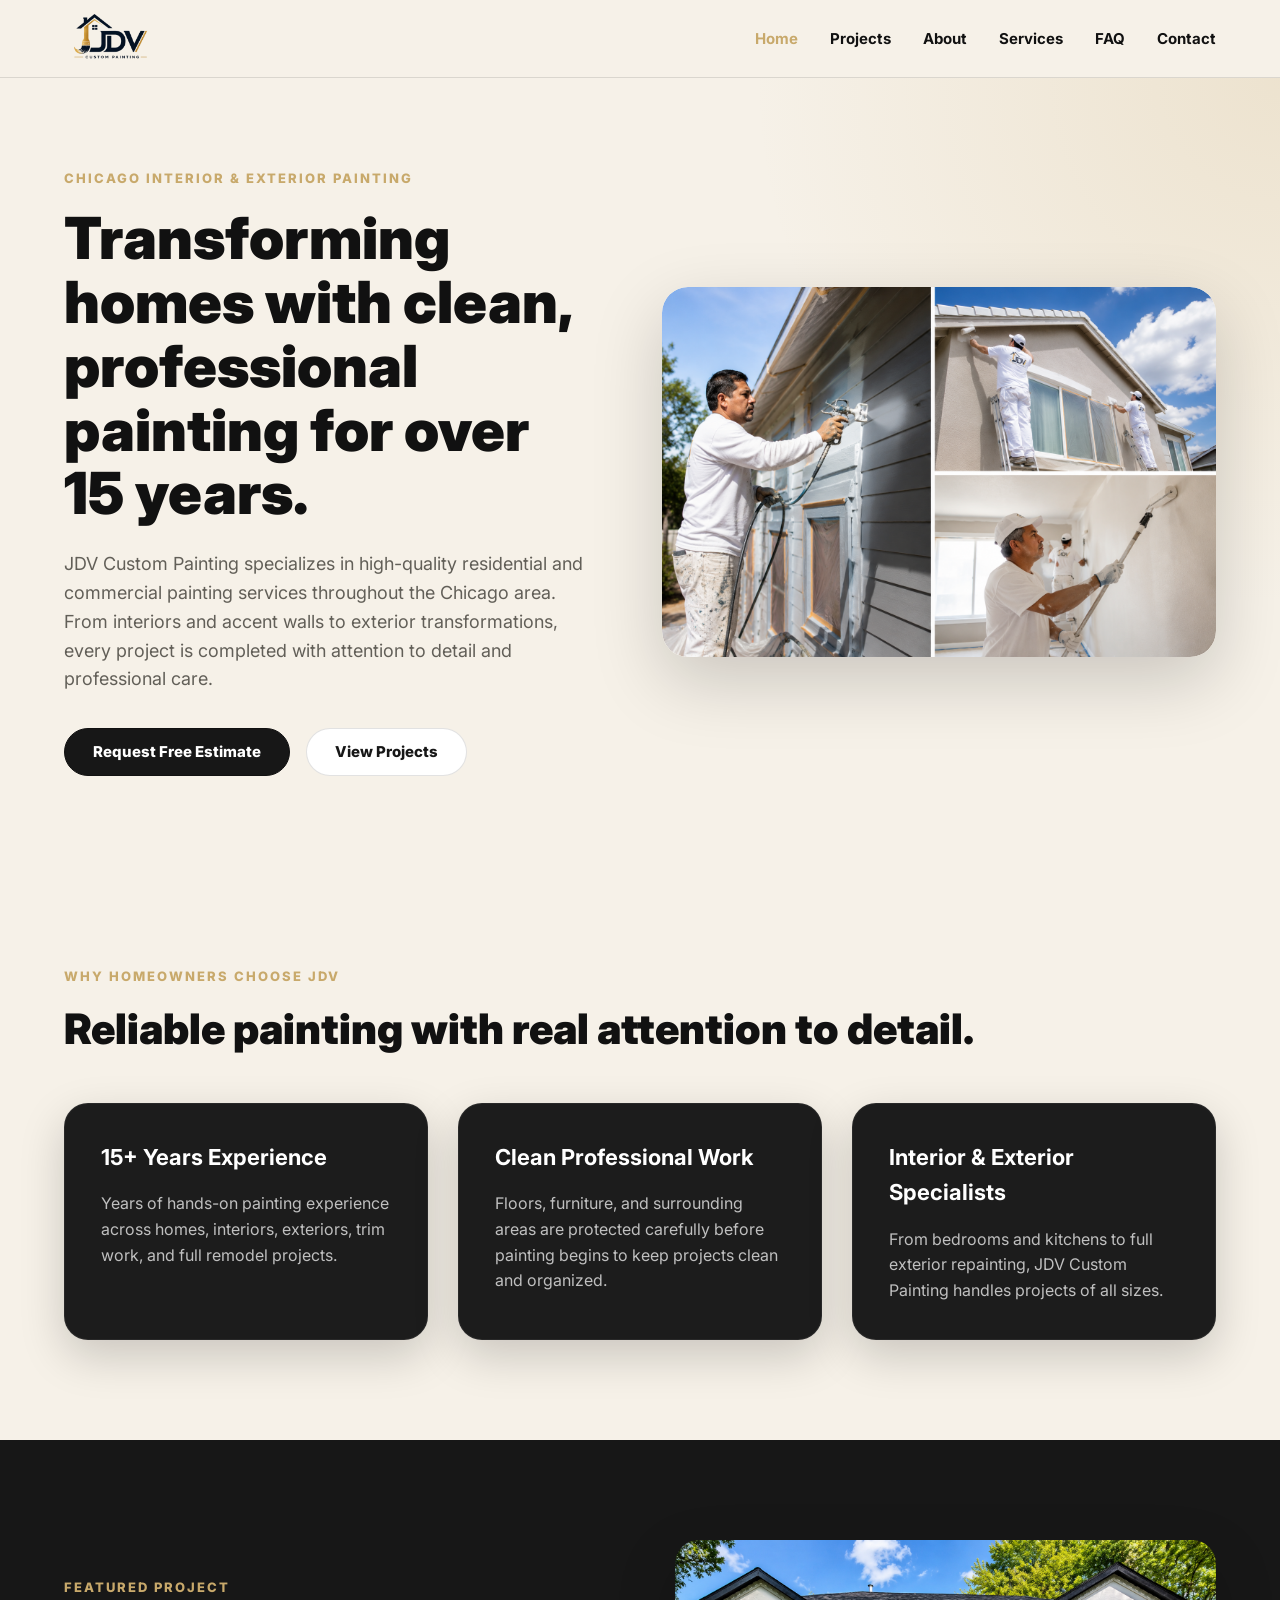
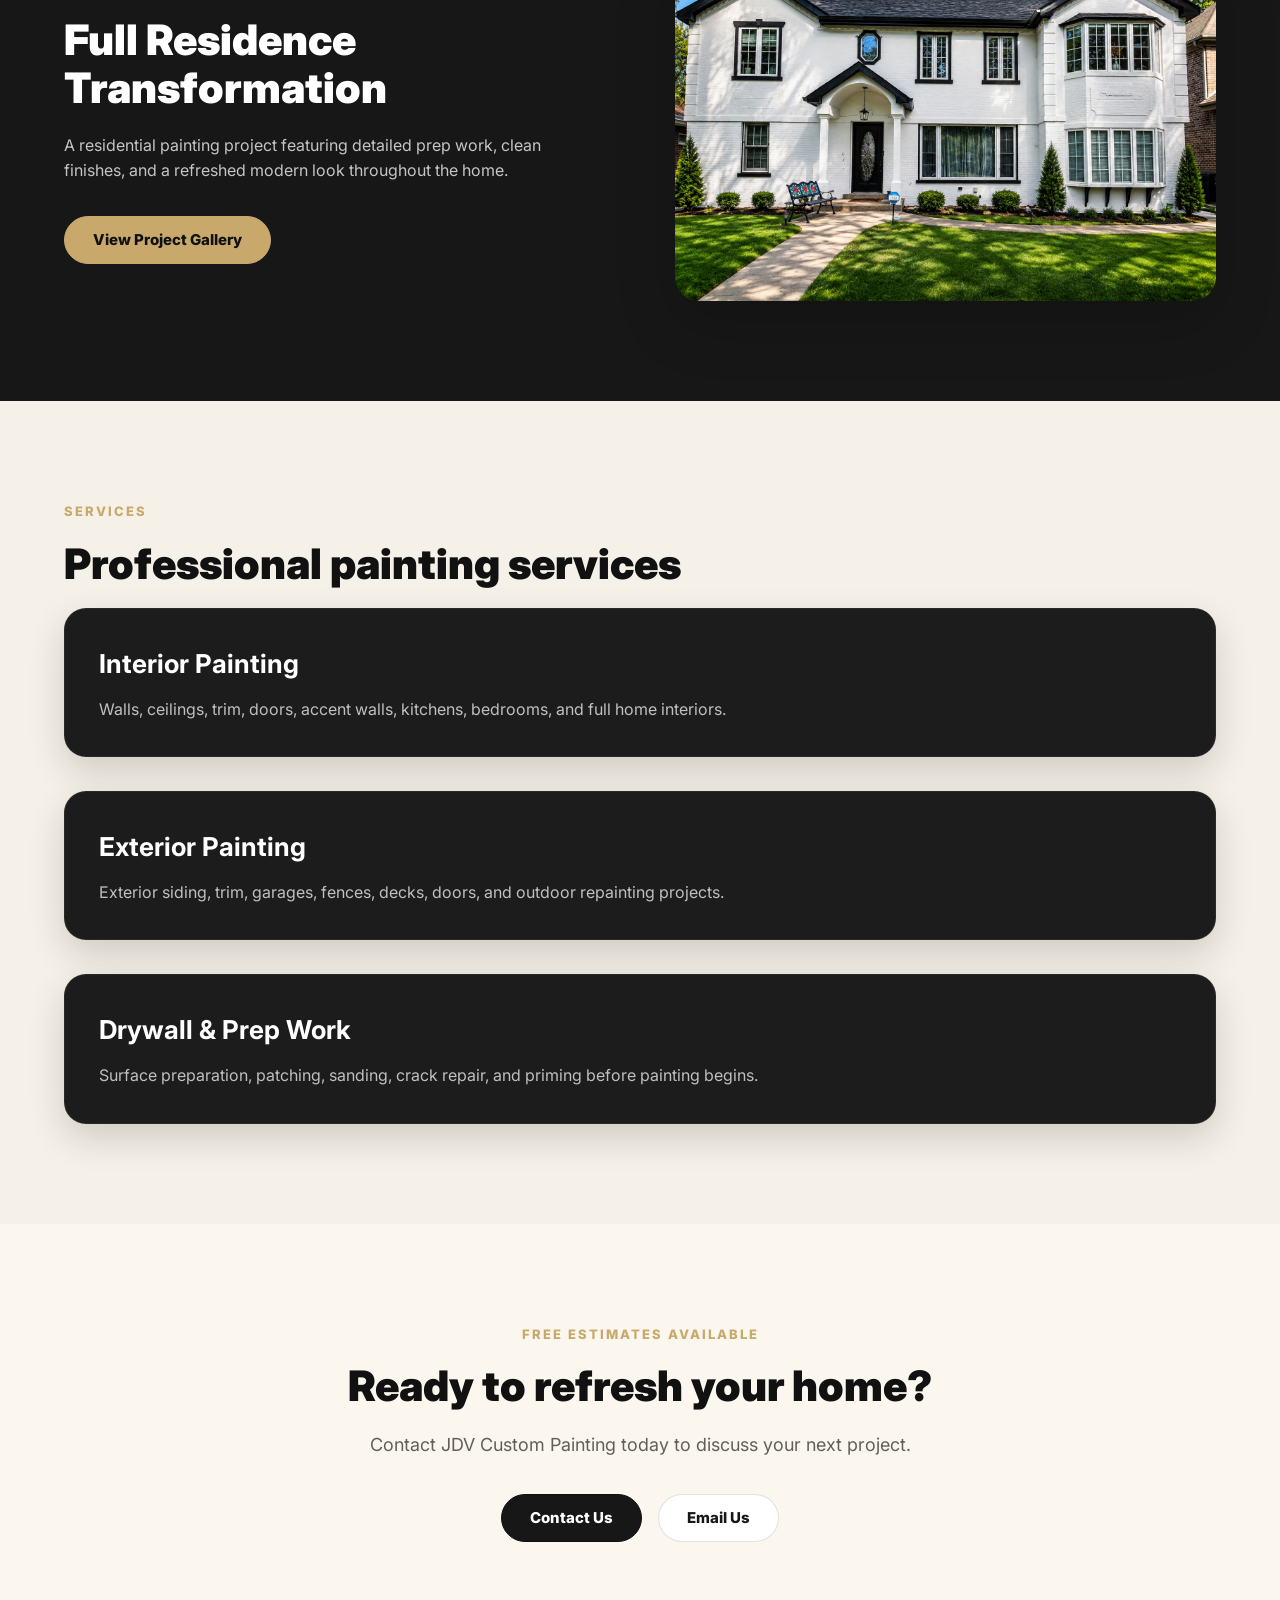
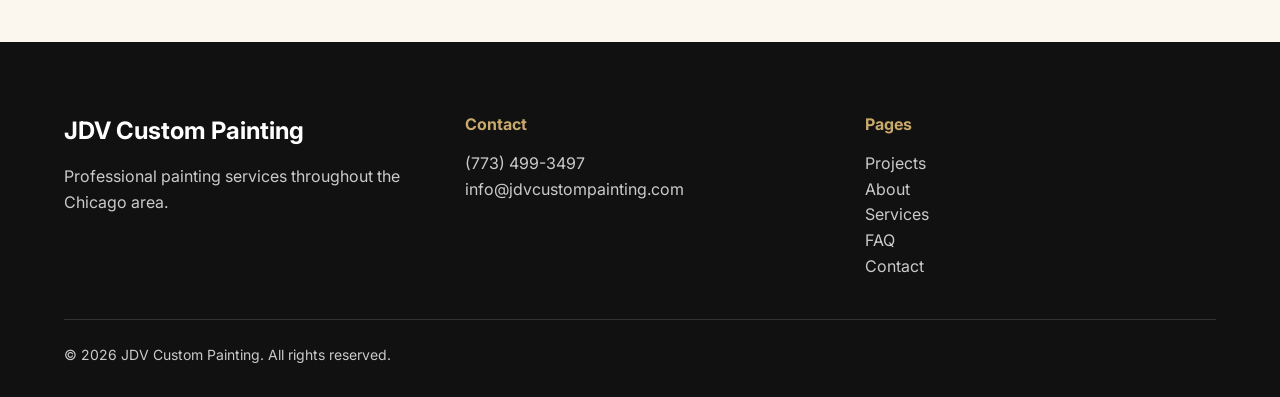
<file: index.html>
<!DOCTYPE html>
<html lang="en">

<head>

  <meta charset="UTF-8" />

  <meta name="viewport" content="width=device-width, initial-scale=1.0" />

  <title>JDV Custom Painting | Interior & Exterior Painting</title>

  <meta name="description"
    content="Professional interior and exterior painting services in Chicago. 15+ years of experience transforming homes with clean, high-quality finishes." />

  <link rel="stylesheet" href="assets/style.css" />

  <link rel="preconnect" href="https://fonts.googleapis.com" />

  <link rel="preconnect" href="https://fonts.gstatic.com" crossorigin />

  <link
    href="https://fonts.googleapis.com/css2?family=Inter:wght@400;500;600;700;800;900&display=swap"
    rel="stylesheet" />

</head>

<body>

  <header class="topbar">

    <div class="wrap nav">

      <a class="brand brand-with-logo" href="index.html">

        <img
          src="assets/images/logo.png"
          alt="JDV Custom Painting logo"
          class="header-logo" />

      </a>

      <nav class="links">

        <a class="active" href="index.html">Home</a>

        <a href="projects.html">Projects</a>

        <a href="about.html">About</a>

        <a href="services.html">Services</a>

        <a href="faq.html">FAQ</a>

        <a href="contact.html">Contact</a>

      </nav>

    </div>

  </header>

  <main>

    <section class="hero">

      <div class="wrap hero-grid">

        <div>

          <div class="eyebrow">
            Chicago Interior & Exterior Painting
          </div>

          <h1 class="h1">
            Transforming homes with clean, professional painting for over 15 years.
          </h1>

          <p class="lead">
            JDV Custom Painting specializes in high-quality residential and commercial painting services throughout the Chicago area.
            From interiors and accent walls to exterior transformations, every project is completed with attention to detail and professional care.
          </p>

          <div class="actions">

            <a class="btn dark" href="contact.html">
              Request Free Estimate
            </a>

            <a class="btn" href="projects.html">
              View Projects
            </a>

          </div>

        </div>

        <div class="hero-image-frame">

          <img
            class="hero-image"
            src="assets/images/hero.png"
            alt="Professional JDV painters painting exterior and interior homes" />

        </div>

      </div>

    </section>

    <section class="section">

      <div class="wrap">

        <div class="kicker">
          Why Homeowners Choose JDV
        </div>

        <h2 class="section-title">
          Reliable painting with real attention to detail.
        </h2>

        <div class="cards">

          <div class="card">

            <h3>15+ Years Experience</h3>

            <p>
              Years of hands-on painting experience across homes, interiors, exteriors, trim work, and full remodel projects.
            </p>

          </div>

          <div class="card">

            <h3>Clean Professional Work</h3>

            <p>
              Floors, furniture, and surrounding areas are protected carefully before painting begins to keep projects clean and organized.
            </p>

          </div>

          <div class="card">

            <h3>Interior & Exterior Specialists</h3>

            <p>
              From bedrooms and kitchens to full exterior repainting, JDV Custom Painting handles projects of all sizes.
            </p>

          </div>

        </div>

      </div>

    </section>

    <section class="section dark featured-project-section">

      <div class="wrap split featured-project-grid">

        <div>

          <div class="kicker">
            Featured Project
          </div>

          <h2 class="section-title">
            Full Residence Transformation
          </h2>

          <p class="muted">
            A residential painting project featuring detailed prep work, clean finishes, and a refreshed modern look throughout the home.
          </p>

          <div class="featured-project-button">

            <a class="btn gold" href="projects.html">
              View Project Gallery
            </a>

          </div>

        </div>

        <div>

          <img
            class="rounded-image"
            src="assets/images/suburban-house.png"
            alt="Skokie residence painting project by JDV Custom Painting" />

        </div>

      </div>

    </section>

    <section class="section">

      <div class="wrap">

        <div class="kicker">
          Services
        </div>

        <h2 class="section-title">
          Professional painting services
        </h2>

        <div class="service-list">

          <div class="service-item">

            <h3>Interior Painting</h3>

            <p class="muted">
              Walls, ceilings, trim, doors, accent walls, kitchens, bedrooms, and full home interiors.
            </p>

          </div>

          <div class="service-item">

            <h3>Exterior Painting</h3>

            <p class="muted">
              Exterior siding, trim, garages, fences, decks, doors, and outdoor repainting projects.
            </p>

          </div>

          <div class="service-item">

            <h3>Drywall & Prep Work</h3>

            <p class="muted">
              Surface preparation, patching, sanding, crack repair, and priming before painting begins.
            </p>

          </div>

        </div>

      </div>

    </section>

    <section class="section cta-section">

      <div class="wrap center">

        <div class="kicker">
          Free Estimates Available
        </div>

        <h2 class="section-title">
          Ready to refresh your home?
        </h2>

        <p class="lead small">
          Contact JDV Custom Painting today to discuss your next project.
        </p>

        <div class="actions center-actions">

          <a class="btn dark" href="contact.html">
            Contact Us
          </a>

          <a class="btn" href="mailto:info@jdvcustompainting.com">
            Email Us
          </a>

        </div>

      </div>

    </section>

  </main>

  <footer class="footer">

    <div class="wrap footer-grid">

      <div>

        <h3>JDV Custom Painting</h3>

        <p>
          Professional painting services throughout the Chicago area.
        </p>

      </div>

      <div>

        <h4>Contact</h4>

        <p>

          <a href="tel:+17734993497">
            (773) 499-3497
          </a>

          <br />

          <a href="mailto:info@jdvcustompainting.com">
            info@jdvcustompainting.com
          </a>

        </p>

      </div>

      <div>

        <h4>Pages</h4>

        <p>

          <a href="projects.html">Projects</a><br />

          <a href="about.html">About</a><br />

          <a href="services.html">Services</a><br />

          <a href="faq.html">FAQ</a><br />

          <a href="contact.html">Contact</a>

        </p>

      </div>

    </div>

    <div class="wrap copyright">

      <p>
        © 2026 JDV Custom Painting. All rights reserved.
      </p>

    </div>

  </footer>

</body>

</html>
</file>
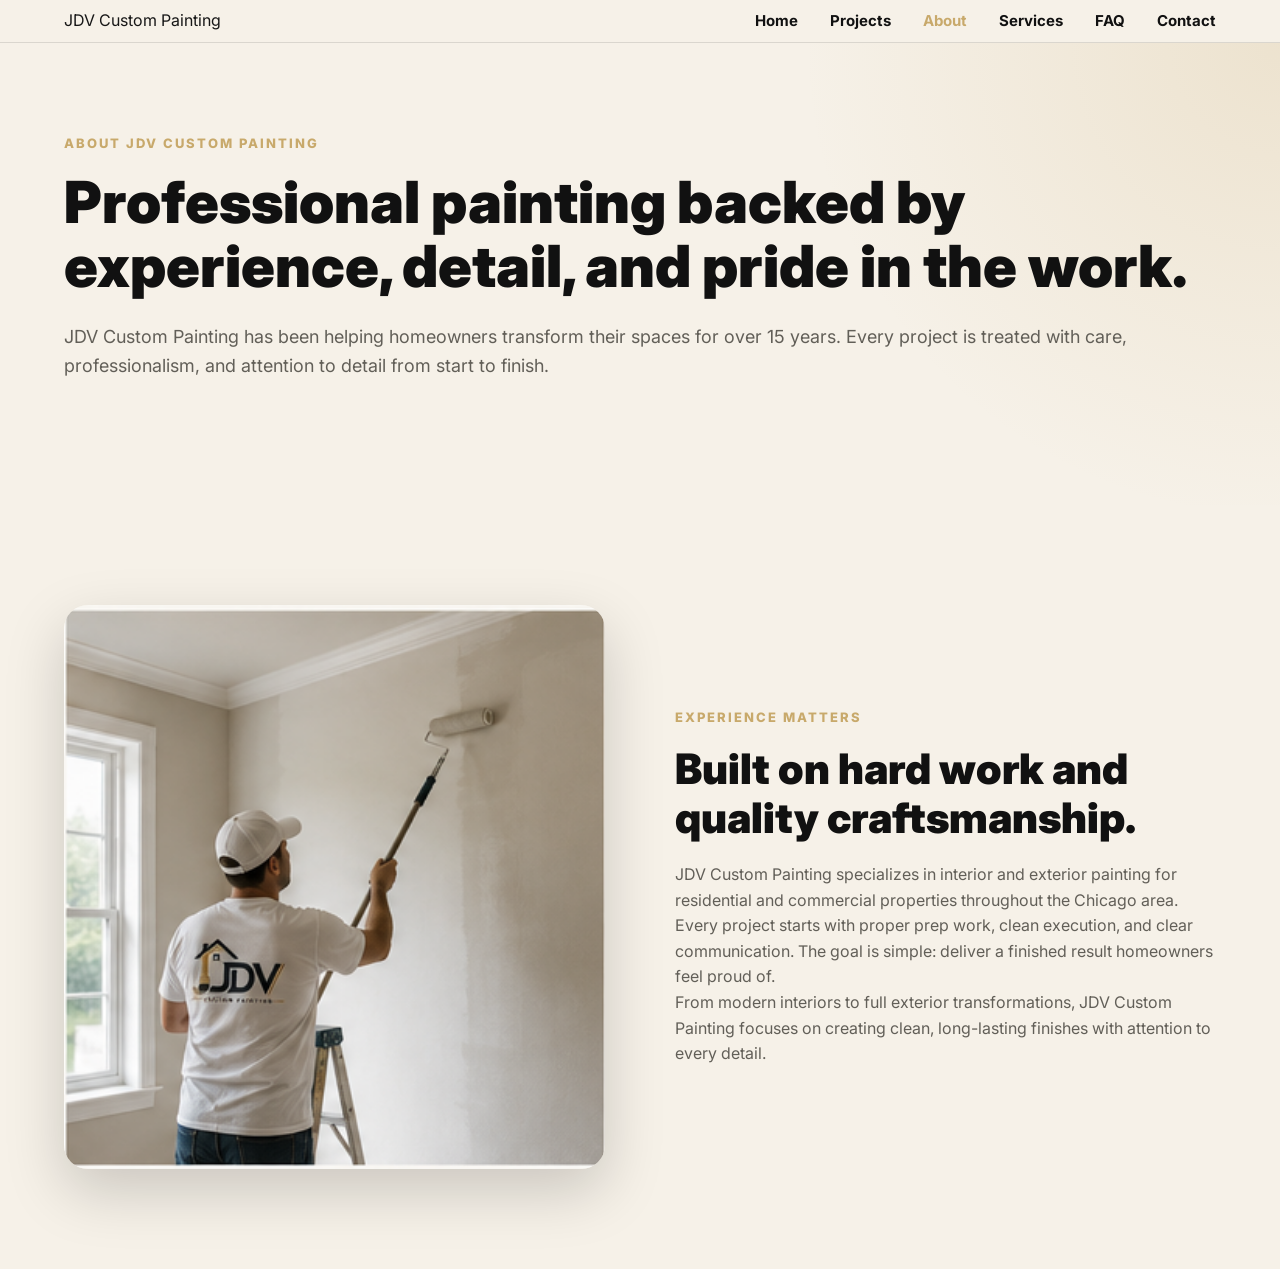
<file: about.html>
<!DOCTYPE html>
<html lang="en">

<head>

  <meta charset="UTF-8" />

  <meta name="viewport" content="width=device-width, initial-scale=1.0" />

  <title>About | JDV Custom Painting</title>

  <link rel="stylesheet" href="assets/style.css" />

  <link rel="preconnect" href="https://fonts.googleapis.com" />

  <link rel="preconnect" href="https://fonts.gstatic.com" crossorigin />

  <link
    href="https://fonts.googleapis.com/css2?family=Inter:wght@400;500;600;700;800&display=swap"
    rel="stylesheet" />

</head>

<body>

  <header class="topbar">

    <div class="wrap nav">

      <a class="brand" href="index.html">

        <span class="brand-mark">JDV</span>

        <span>Custom Painting</span>

      </a>

      <nav class="links">

        <a href="index.html">Home</a>

        <a href="projects.html">Projects</a>

        <a class="active" href="about.html">About</a>

        <a href="services.html">Services</a>

        <a href="faq.html">FAQ</a>

        <a href="contact.html">Contact</a>

      </nav>

    </div>

  </header>

  <main>

    <section class="hero">

      <div class="wrap">

        <div class="eyebrow">
          About JDV Custom Painting
        </div>

        <h1 class="h1">
          Professional painting backed by experience, detail, and pride in the work.
        </h1>

        <p class="lead">
          JDV Custom Painting has been helping homeowners transform their spaces for over 15 years. Every project is treated with care, professionalism, and attention to detail from start to finish.
        </p>

      </div>

    </section>

    <section class="section">

      <div class="wrap split">

        <div>

          <img
            class="rounded-image"
            src="assets/images/about-painter.png"
            alt="Painter working on project" />

        </div>

        <div>

          <div class="kicker">
            Experience Matters
          </div>

          <h2 class="section-title">
            Built on hard work and quality craftsmanship.
          </h2>

          <p class="muted">
            JDV Custom Painting specializes in interior and exterior painting for residential and commercial properties throughout the Chicago area.
          </p>

          <p class="muted">
            Every project starts with proper prep work, clean execution, and clear communication. The goal is simple: deliver a finished result homeowners feel proud of.
          </p>

          <p class="muted">
            From modern interiors to full exterior transformations, JDV Custom Painting focuses on creating clean, long-lasting finishes with attention to every detail.
          </p>

        </div>

      </div>

    </section>

  </main>

</body>

</html>
</file>
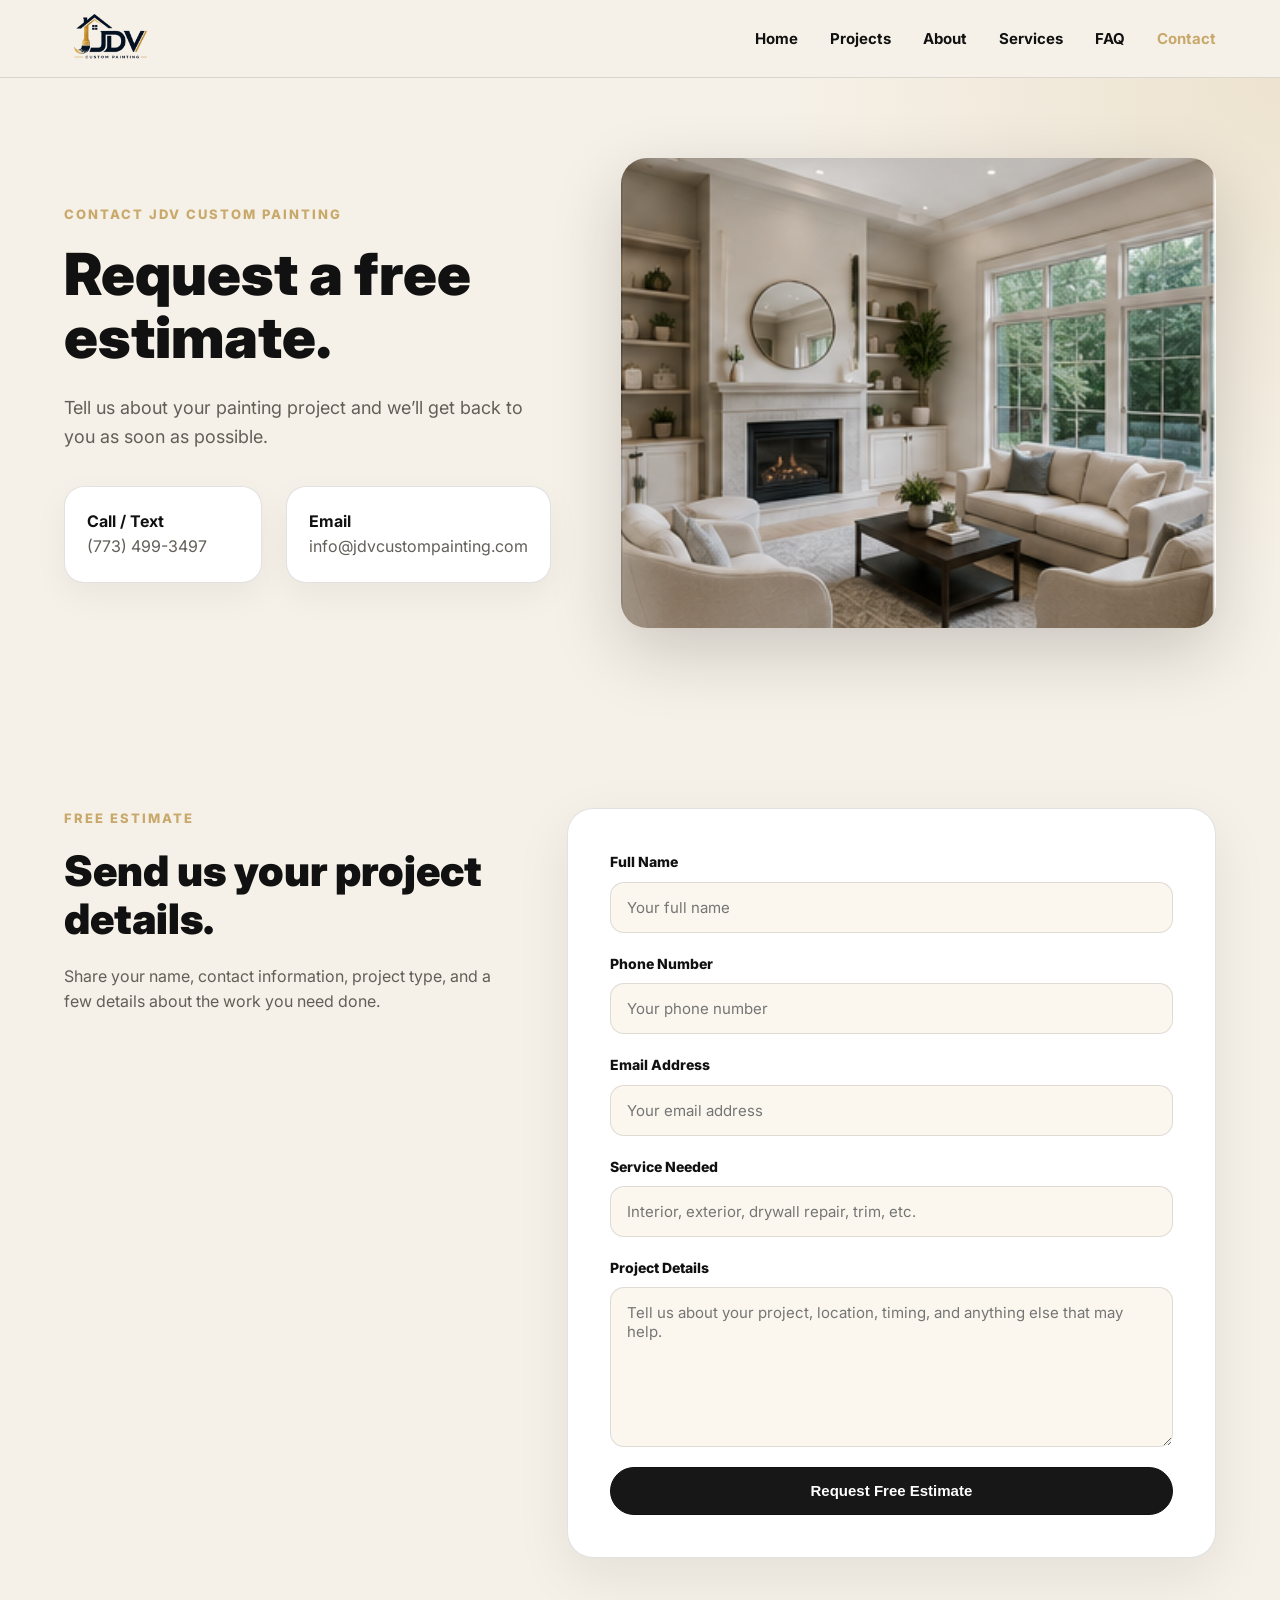
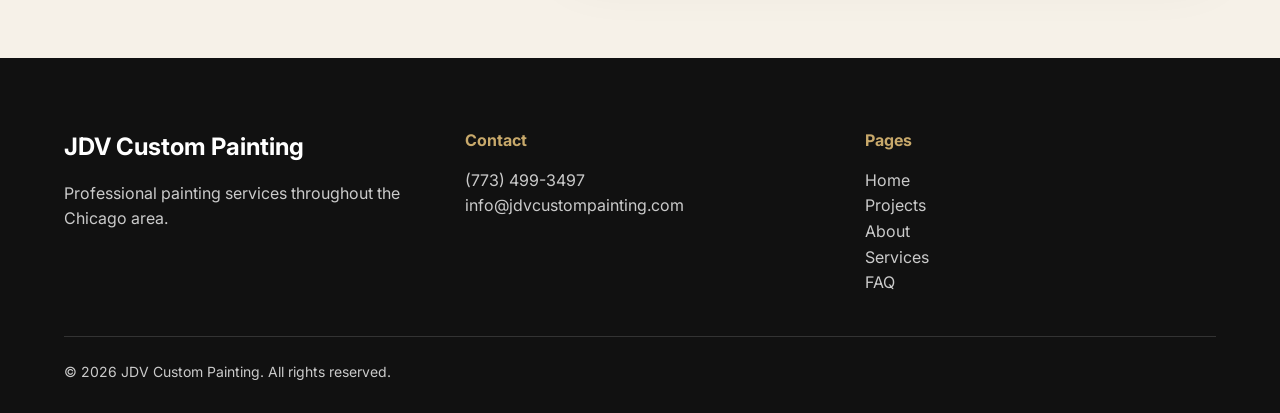
<file: contact.html>
<!DOCTYPE html>
<html lang="en">

<head>
  <meta charset="UTF-8" />
  <meta name="viewport" content="width=device-width, initial-scale=1.0" />

  <title>Contact | JDV Custom Painting</title>

  <meta name="description"
    content="Contact JDV Custom Painting for a free interior or exterior painting estimate in the Chicago area." />

  <link rel="stylesheet" href="assets/style.css" />

  <link rel="preconnect" href="https://fonts.googleapis.com" />
  <link rel="preconnect" href="https://fonts.gstatic.com" crossorigin />

  <link
    href="https://fonts.googleapis.com/css2?family=Inter:wght@400;500;600;700;800;900&display=swap"
    rel="stylesheet" />
</head>

<body>

  <header class="topbar">
    <div class="wrap nav">

      <a class="brand brand-with-logo" href="index.html">
        <img
          src="assets/images/logo.png"
          alt="JDV Custom Painting logo"
          class="header-logo" />
      </a>

      <nav class="links">
        <a href="index.html">Home</a>
        <a href="projects.html">Projects</a>
        <a href="about.html">About</a>
        <a href="services.html">Services</a>
        <a href="faq.html">FAQ</a>
        <a class="active" href="contact.html">Contact</a>
      </nav>

    </div>
  </header>

  <main>

    <section class="hero contact-hero">
      <div class="wrap contact-hero-grid">

        <div>
          <div class="eyebrow">
            Contact JDV Custom Painting
          </div>

          <h1 class="h1">
            Request a free estimate.
          </h1>

          <p class="lead">
            Tell us about your painting project and we’ll get back to you as soon as possible.
          </p>

          <div class="contact-info-box">
            <p>
              <strong>Call / Text</strong><br />
              <a href="tel:+17734993497">(773) 499-3497</a>
            </p>

            <p>
              <strong>Email</strong><br />
              <a href="mailto:info@jdvcustompainting.com">info@jdvcustompainting.com</a>
            </p>
          </div>
        </div>

        <div>
          <img
            class="contact-image"
            src="assets/images/contact-room.png"
            alt="Freshly painted interior room" />
        </div>

      </div>
    </section>

    <section class="section">
      <div class="wrap contact-section-grid">

        <div>
          <div class="kicker">
            Free Estimate
          </div>

          <h2 class="section-title">
            Send us your project details.
          </h2>

          <p class="muted">
            Share your name, contact information, project type, and a few details about the work you need done.
          </p>
        </div>

        <form
          class="contact-form"
          action="https://formspree.io/f/xwvzqjpv"
          method="POST">

          <div class="form-row">
            <label for="name">Full Name</label>
            <input
              id="name"
              name="name"
              type="text"
              placeholder="Your full name"
              required />
          </div>

          <div class="form-row">
            <label for="phone">Phone Number</label>
            <input
              id="phone"
              name="phone"
              type="tel"
              placeholder="Your phone number"
              required />
          </div>

          <div class="form-row">
            <label for="email">Email Address</label>
            <input
              id="email"
              name="email"
              type="email"
              placeholder="Your email address"
              required />
          </div>

          <div class="form-row">
            <label for="service">Service Needed</label>
            <input
              id="service"
              name="service"
              type="text"
              placeholder="Interior, exterior, drywall repair, trim, etc." />
          </div>

          <div class="form-row">
            <label for="message">Project Details</label>
            <textarea
              id="message"
              name="message"
              placeholder="Tell us about your project, location, timing, and anything else that may help."
              required></textarea>
          </div>

          <button class="btn dark form-button" type="submit">
            Request Free Estimate
          </button>

        </form>

      </div>
    </section>

  </main>

  <footer class="footer">
    <div class="wrap footer-grid">

      <div>
        <h3>JDV Custom Painting</h3>
        <p>Professional painting services throughout the Chicago area.</p>
      </div>

      <div>
        <h4>Contact</h4>
        <p>
          <a href="tel:+17734993497">(773) 499-3497</a><br />
          <a href="mailto:info@jdvcustompainting.com">info@jdvcustompainting.com</a>
        </p>
      </div>

      <div>
        <h4>Pages</h4>
        <p>
          <a href="index.html">Home</a><br />
          <a href="projects.html">Projects</a><br />
          <a href="about.html">About</a><br />
          <a href="services.html">Services</a><br />
          <a href="faq.html">FAQ</a>
        </p>
      </div>

    </div>

    <div class="wrap copyright">
      <p>© 2026 JDV Custom Painting. All rights reserved.</p>
    </div>
  </footer>

</body>

</html>
</file>
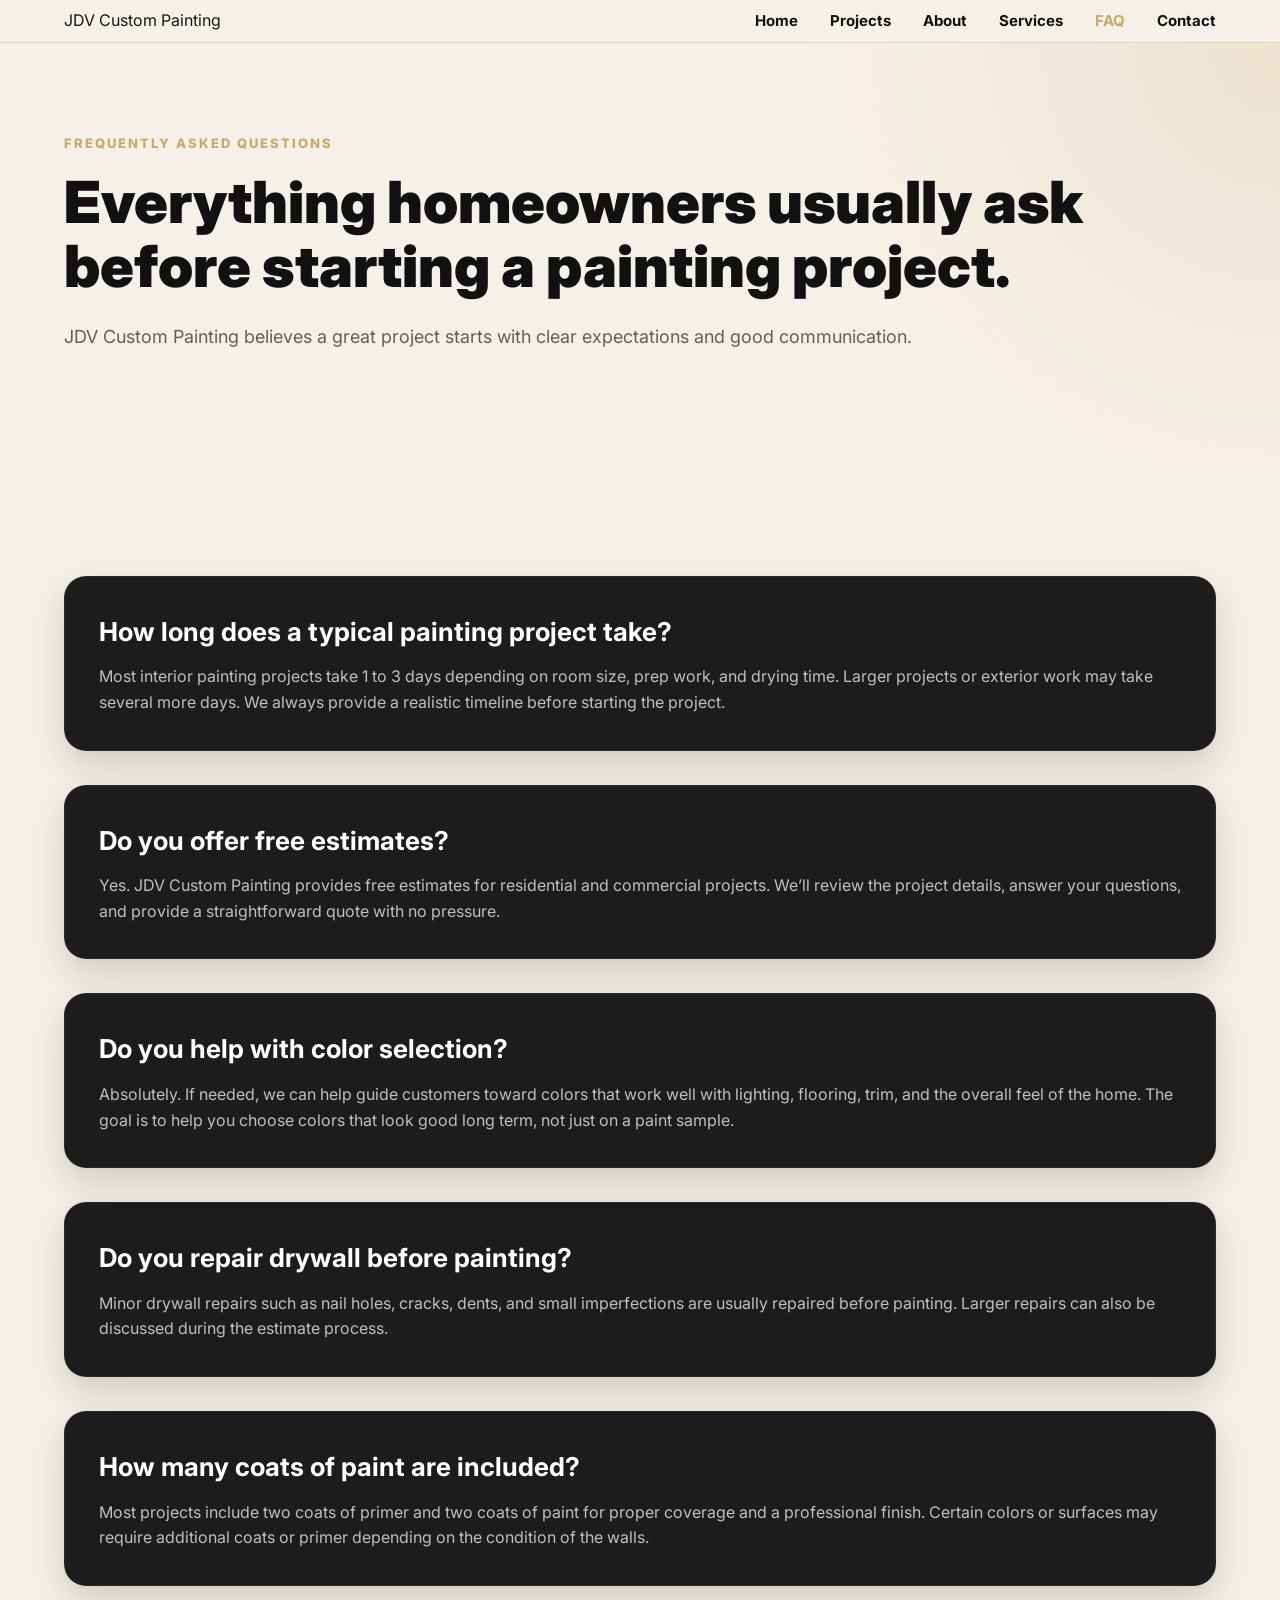
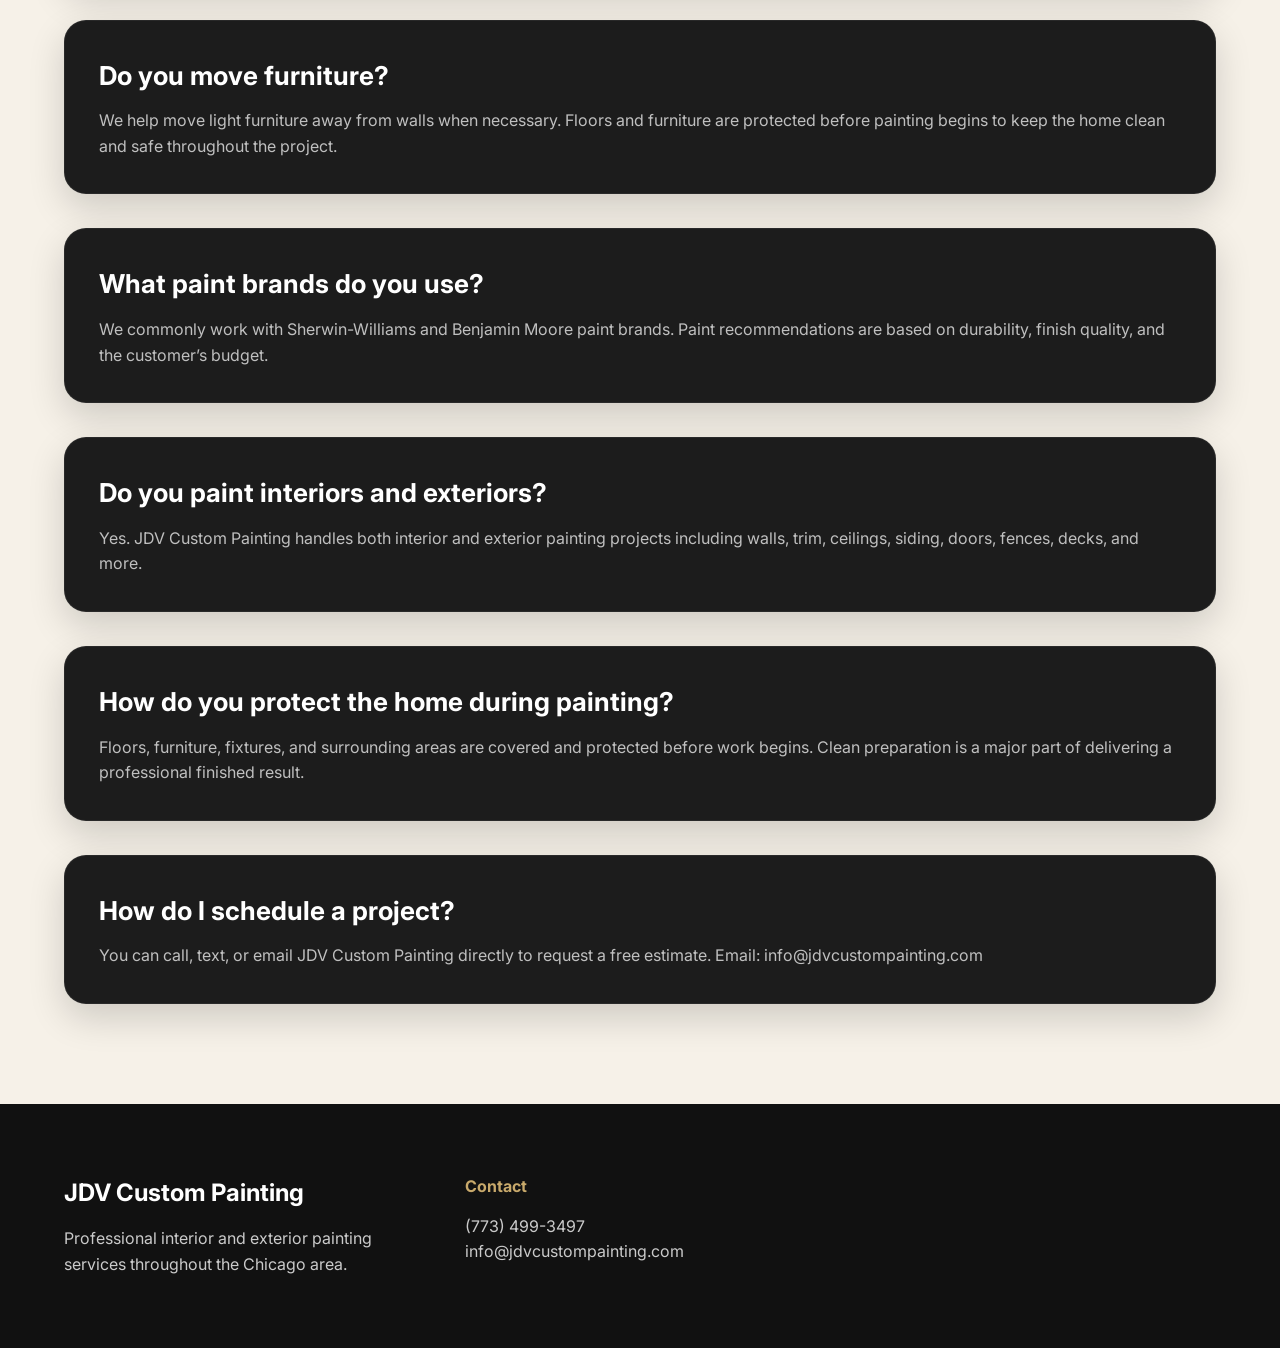
<file: faq.html>
<!DOCTYPE html>
<html lang="en">

<head>
  <meta charset="UTF-8" />
  <meta name="viewport" content="width=device-width, initial-scale=1.0" />

  <title>FAQ | JDV Custom Painting</title>

  <link rel="stylesheet" href="assets/style.css" />

  <link rel="preconnect" href="https://fonts.googleapis.com" />
  <link rel="preconnect" href="https://fonts.gstatic.com" crossorigin />

  <link href="https://fonts.googleapis.com/css2?family=Inter:wght@400;500;600;700;800&display=swap"
    rel="stylesheet" />
</head>

<body>

  <header class="topbar">

    <div class="wrap nav">

      <a class="brand" href="index.html">
        <span class="brand-mark">JDV</span>
        <span>Custom Painting</span>
      </a>

      <nav class="links">
        <a href="index.html">Home</a>
        <a href="projects.html">Projects</a>
        <a href="about.html">About</a>
        <a href="services.html">Services</a>
        <a class="active" href="faq.html">FAQ</a>
        <a href="contact.html">Contact</a>
      </nav>

    </div>

  </header>

  <main>

    <section class="hero">

      <div class="wrap">

        <div class="eyebrow">
          Frequently Asked Questions
        </div>

        <h1 class="h1">
          Everything homeowners usually ask before starting a painting project.
        </h1>

        <p class="lead">
          JDV Custom Painting believes a great project starts with clear expectations and good communication.
        </p>

      </div>

    </section>

    <section class="section">

      <div class="wrap">

        <div class="service-list">

          <div class="service-item">
            <h3>How long does a typical painting project take?</h3>

            <p class="muted">
              Most interior painting projects take 1 to 3 days depending on room size, prep work, and drying time.
              Larger projects or exterior work may take several more days.
              We always provide a realistic timeline before starting the project.
            </p>
          </div>

          <div class="service-item">
            <h3>Do you offer free estimates?</h3>

            <p class="muted">
              Yes. JDV Custom Painting provides free estimates for residential and commercial projects.
              We’ll review the project details, answer your questions, and provide a straightforward quote with no pressure.
            </p>
          </div>

          <div class="service-item">
            <h3>Do you help with color selection?</h3>

            <p class="muted">
              Absolutely. If needed, we can help guide customers toward colors that work well with lighting, flooring,
              trim, and the overall feel of the home.
              The goal is to help you choose colors that look good long term, not just on a paint sample.
            </p>
          </div>

          <div class="service-item">
            <h3>Do you repair drywall before painting?</h3>

            <p class="muted">
              Minor drywall repairs such as nail holes, cracks, dents, and small imperfections are usually repaired before painting.
              Larger repairs can also be discussed during the estimate process.
            </p>
          </div>

          <div class="service-item">
            <h3>How many coats of paint are included?</h3>

            <p class="muted">
              Most projects include two coats of primer and two coats of paint for proper coverage and a professional finish.
              Certain colors or surfaces may require additional coats or primer depending on the condition of the walls.
            </p>
          </div>

          <div class="service-item">
            <h3>Do you move furniture?</h3>

            <p class="muted">
              We help move light furniture away from walls when necessary.
              Floors and furniture are protected before painting begins to keep the home clean and safe throughout the project.
            </p>
          </div>

          <div class="service-item">
            <h3>What paint brands do you use?</h3>

            <p class="muted">
              We commonly work with Sherwin-Williams and Benjamin Moore paint brands.
              Paint recommendations are based on durability, finish quality, and the customer’s budget.
            </p>
          </div>

          <div class="service-item">
            <h3>Do you paint interiors and exteriors?</h3>

            <p class="muted">
              Yes. JDV Custom Painting handles both interior and exterior painting projects including walls, trim,
              ceilings, siding, doors, fences, decks, and more.
            </p>
          </div>

          <div class="service-item">
            <h3>How do you protect the home during painting?</h3>

            <p class="muted">
              Floors, furniture, fixtures, and surrounding areas are covered and protected before work begins.
              Clean preparation is a major part of delivering a professional finished result.
            </p>
          </div>

          <div class="service-item">
            <h3>How do I schedule a project?</h3>

            <p class="muted">
              You can call, text, or email JDV Custom Painting directly to request a free estimate.
              Email:
              <a href="mailto:info@jdvcustompainting.com">
                info@jdvcustompainting.com
              </a>
            </p>
          </div>

        </div>

      </div>

    </section>

  </main>

  <footer class="footer">

    <div class="wrap footer-grid">

      <div>
        <h3>JDV Custom Painting</h3>

        <p>
          Professional interior and exterior painting services throughout the Chicago area.
        </p>
      </div>

      <div>
        <h4>Contact</h4>

        <p>
          <a href="tel:+17734993497">(773) 499-3497</a><br />
          <a href="mailto:info@jdvcustompainting.com">
            info@jdvcustompainting.com
          </a>
        </p>
      </div>

    </div>

  </footer>

</body>

</html>
</file>
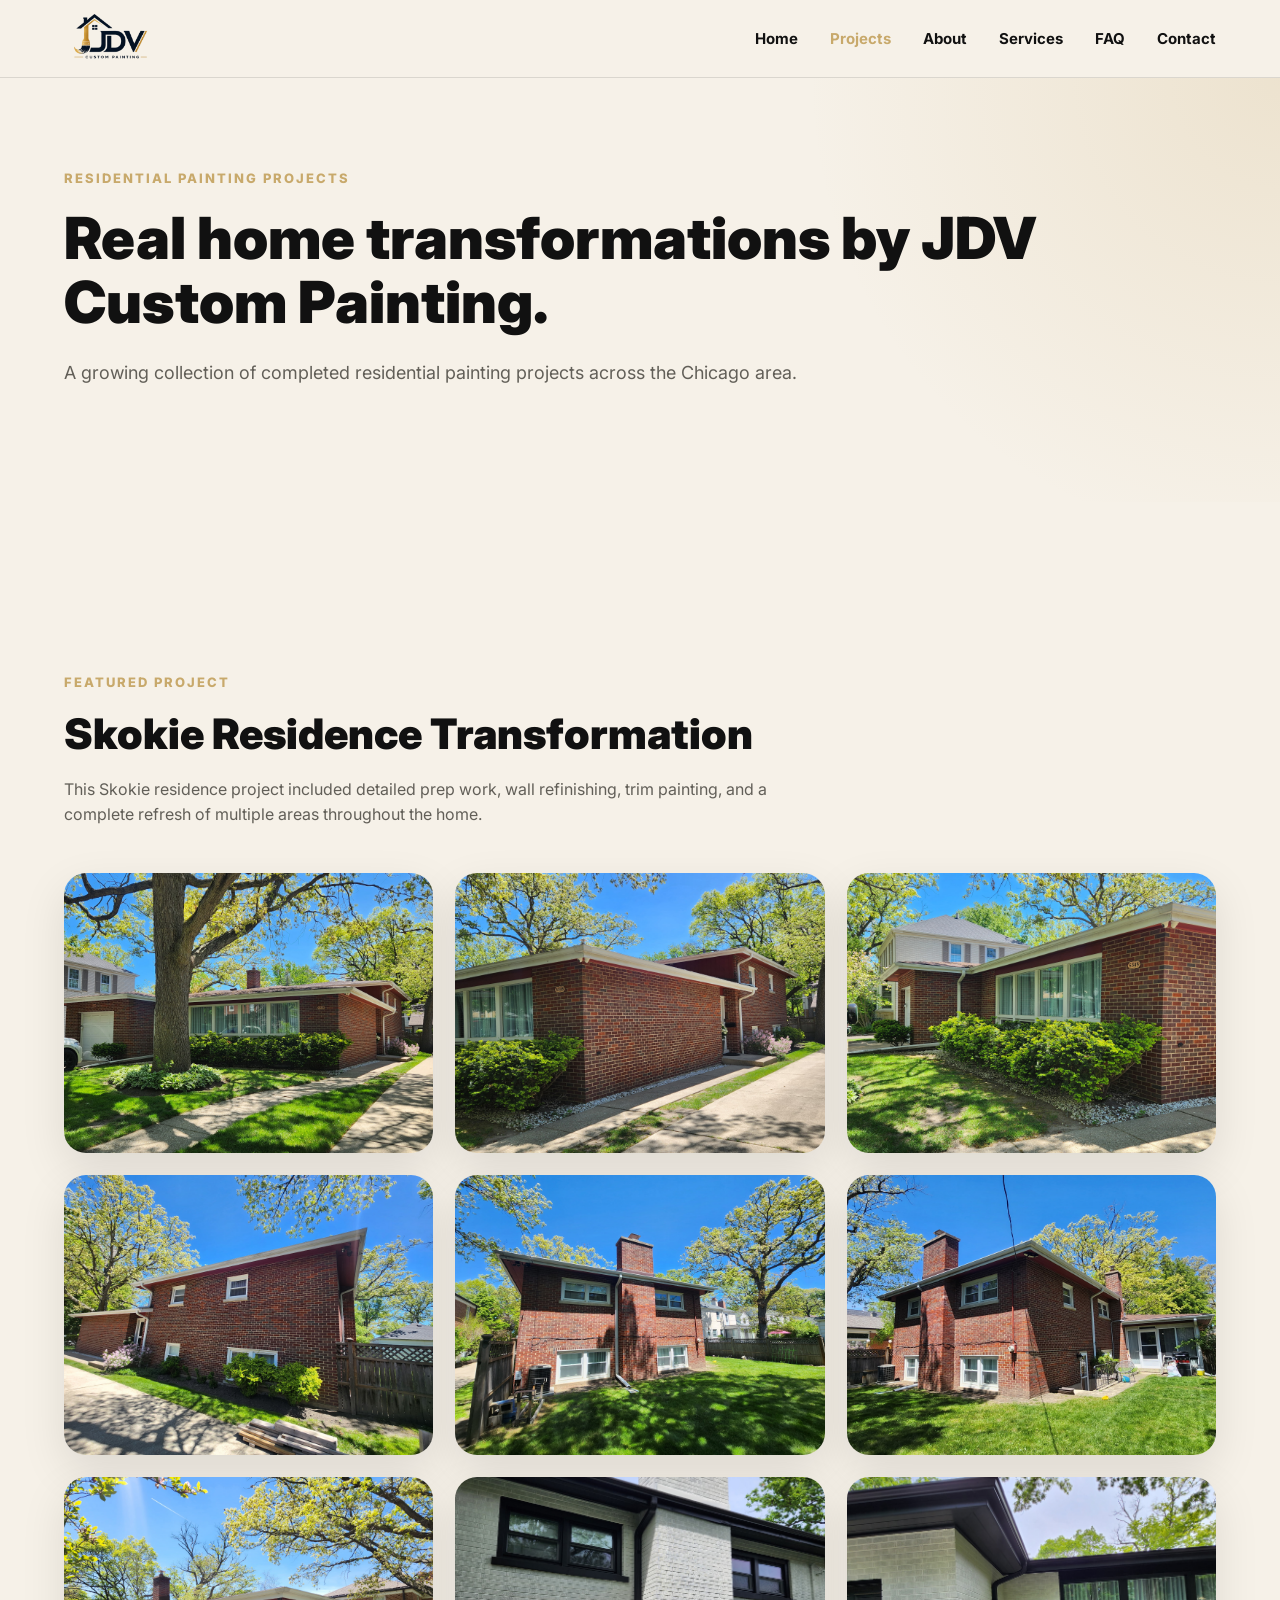
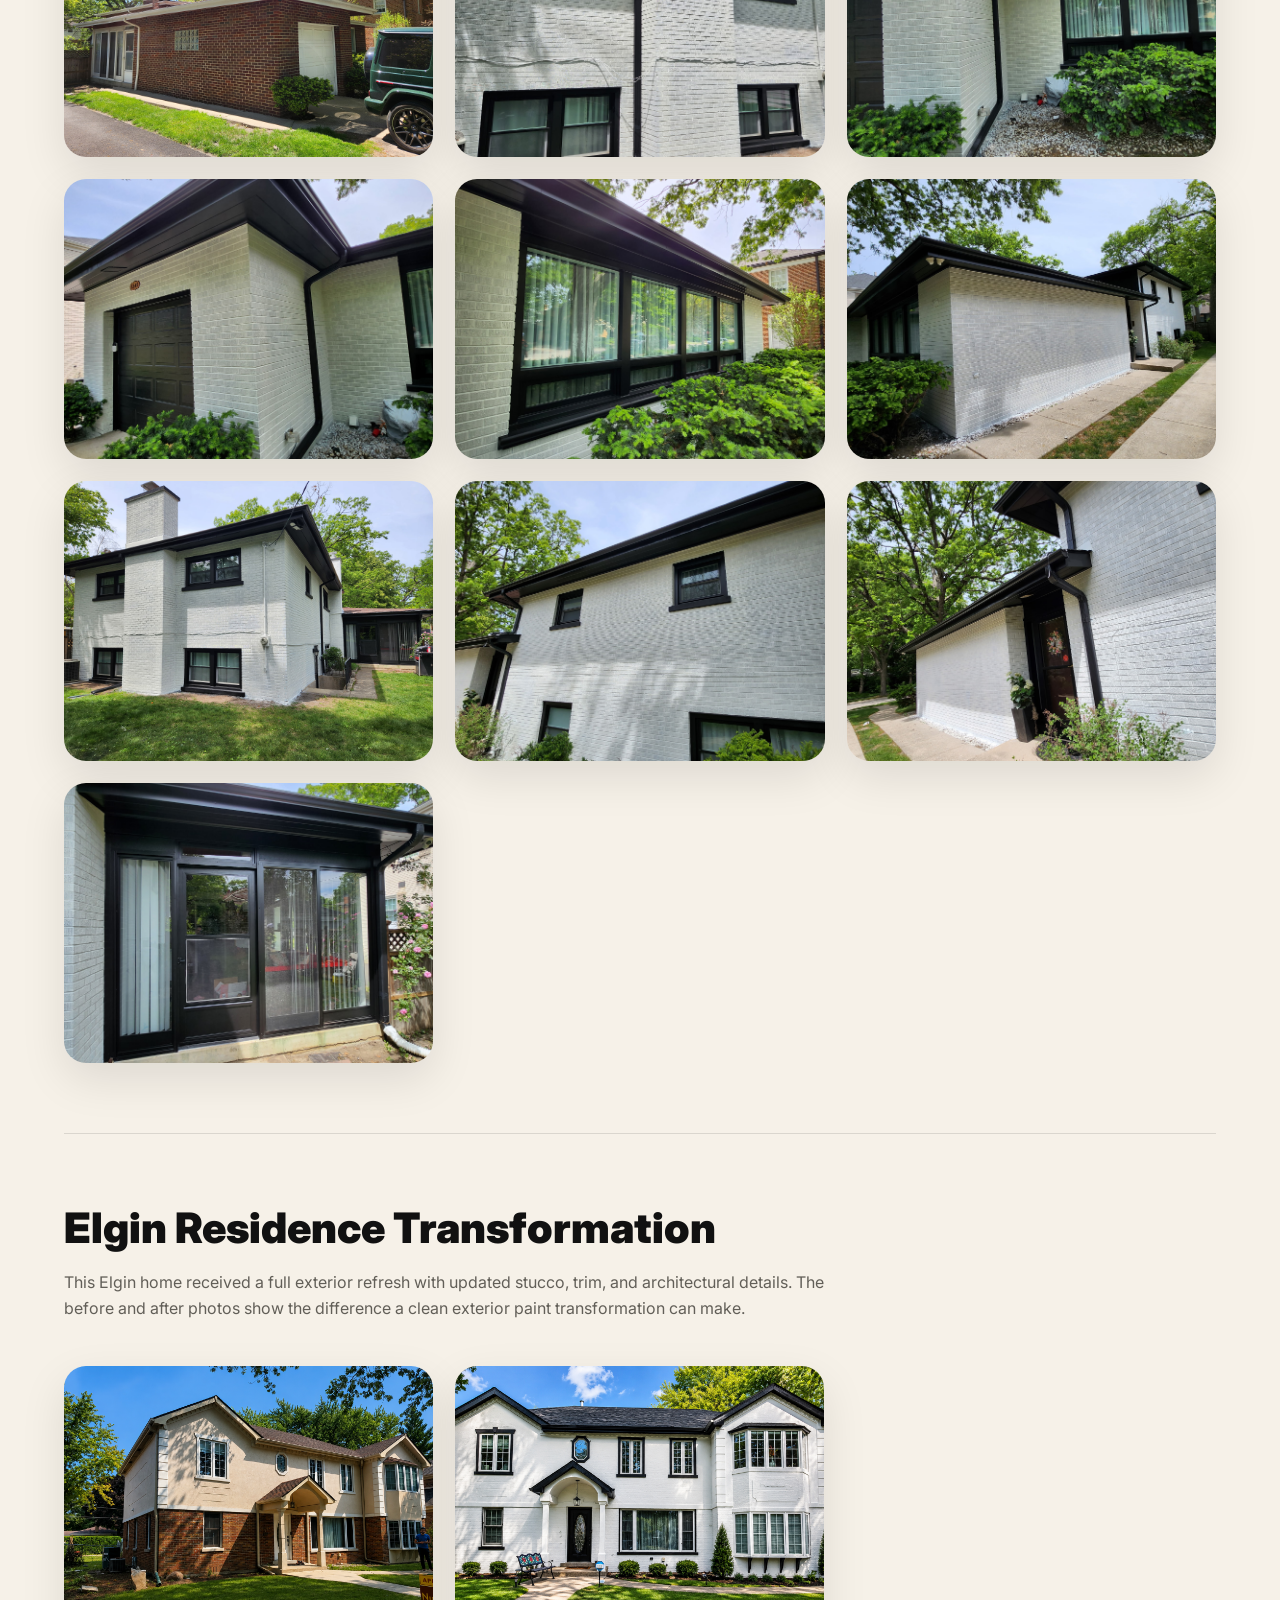
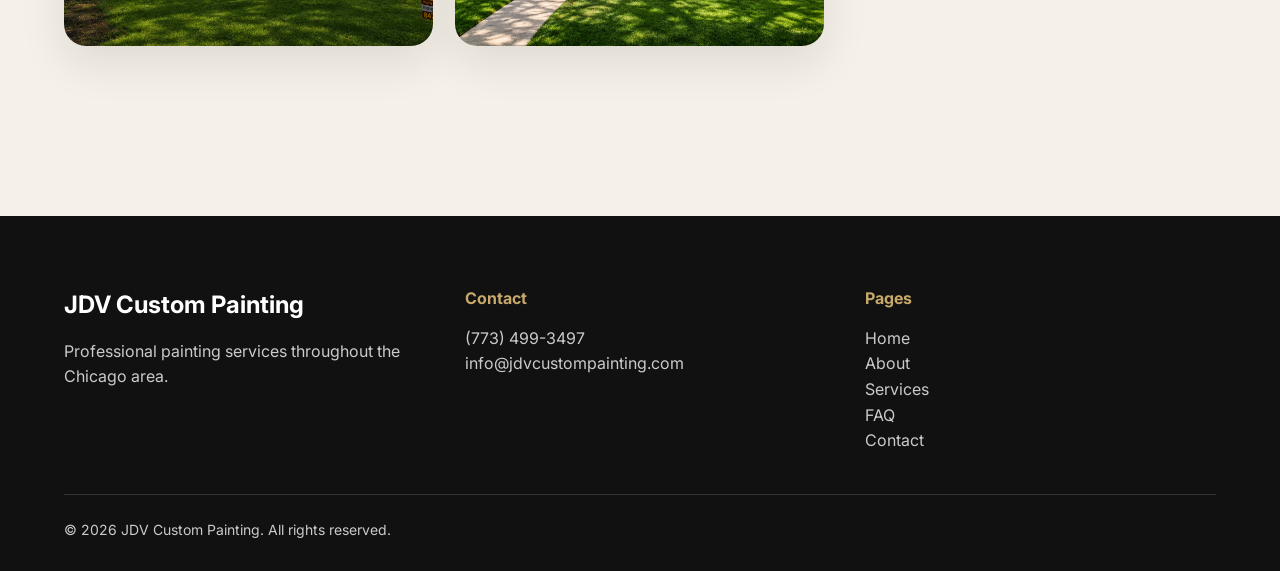
<file: projects.html>
<!DOCTYPE html>
<html lang="en">

<head>
  <meta charset="UTF-8" />
  <meta name="viewport" content="width=device-width, initial-scale=1.0" />

  <title>Projects | JDV Custom Painting</title>

  <meta name="description"
    content="View residential painting projects completed by JDV Custom Painting in Skokie and Elgin, Illinois." />

  <link rel="stylesheet" href="assets/style.css" />

  <link rel="preconnect" href="https://fonts.googleapis.com" />
  <link rel="preconnect" href="https://fonts.gstatic.com" crossorigin />

  <link
    href="https://fonts.googleapis.com/css2?family=Inter:wght@400;500;600;700;800;900&display=swap"
    rel="stylesheet" />
</head>

<body>

  <header class="topbar">
    <div class="wrap nav">

      <a class="brand brand-with-logo" href="index.html">
        <img
          src="assets/images/logo.png"
          alt="JDV Custom Painting logo"
          class="header-logo" />
      </a>

      <nav class="links">
        <a href="index.html">Home</a>
        <a class="active" href="projects.html">Projects</a>
        <a href="about.html">About</a>
        <a href="services.html">Services</a>
        <a href="faq.html">FAQ</a>
        <a href="contact.html">Contact</a>
      </nav>

    </div>
  </header>

  <main>

    <section class="hero project-hero">
      <div class="wrap">

        <div class="eyebrow">
          Residential Painting Projects
        </div>

        <h1 class="h1">
          Real home transformations by JDV Custom Painting.
        </h1>

        <p class="lead">
          A growing collection of completed residential painting projects across the Chicago area.
        </p>

      </div>
    </section>

    <section class="section projects-section">
      <div class="wrap">

        <div class="project-block">

          <div class="project-heading-clean">

            <div class="kicker">
              Featured Project
            </div>

            <h2 class="section-title">
              Skokie Residence Transformation
            </h2>

            <p class="muted project-description">
              This Skokie residence project included detailed prep work, wall refinishing, trim painting, and a complete refresh of multiple areas throughout the home.
            </p>

          </div>

          <div class="project-gallery">

            <img src="assets/images/skokie-1.JPG" alt="Skokie residence painting project photo 1" />
            <img src="assets/images/skokie-2.JPG" alt="Skokie residence painting project photo 2" />
            <img src="assets/images/skokie-3.JPG" alt="Skokie residence painting project photo 3" />
            <img src="assets/images/skokie-4.JPG" alt="Skokie residence painting project photo 4" />
            <img src="assets/images/skokie-5.JPG" alt="Skokie residence painting project photo 5" />
            <img src="assets/images/skokie-6.JPG" alt="Skokie residence painting project photo 6" />
            <img src="assets/images/skokie-7.JPG" alt="Skokie residence painting project photo 7" />
            <img src="assets/images/skokie-8.JPG" alt="Skokie residence painting project photo 8" />
            <img src="assets/images/skokie-9.JPG" alt="Skokie residence painting project photo 9" />
            <img src="assets/images/skokie-10.JPG" alt="Skokie residence painting project photo 10" />
            <img src="assets/images/skokie-11.JPG" alt="Skokie residence painting project photo 11" />
            <img src="assets/images/skokie-12.JPG" alt="Skokie residence painting project photo 12" />
            <img src="assets/images/skokie-13.JPG" alt="Skokie residence painting project photo 13" />
            <img src="assets/images/skokie-14.JPG" alt="Skokie residence painting project photo 14" />
            <img src="assets/images/skokie-15.JPG" alt="Skokie residence painting project photo 15" />
            <img src="assets/images/skokie-16.JPG" alt="Skokie residence painting project photo 16" />

          </div>

        </div>

        <div class="project-block">

          <div class="project-heading-clean">

            <h2 class="section-title">
              Elgin Residence Transformation
            </h2>

            <p class="muted project-description">
              This Elgin home received a full exterior refresh with updated stucco, trim, and architectural details. The before and after photos show the difference a clean exterior paint transformation can make.
            </p>

          </div>

          <div class="elgin-gallery">

            <img
              src="assets/images/elgin-1.png"
              alt="Before exterior painting project in Elgin Illinois" />

            <img
              src="assets/images/elgin-2.png"
              alt="After exterior painting project in Elgin Illinois" />

          </div>

        </div>

      </div>
    </section>

  </main>

  <footer class="footer">
    <div class="wrap footer-grid">

      <div>
        <h3>JDV Custom Painting</h3>
        <p>Professional painting services throughout the Chicago area.</p>
      </div>

      <div>
        <h4>Contact</h4>
        <p>
          <a href="tel:+17734993497">(773) 499-3497</a><br />
          <a href="mailto:info@jdvcustompainting.com">info@jdvcustompainting.com</a>
        </p>
      </div>

      <div>
        <h4>Pages</h4>
        <p>
          <a href="index.html">Home</a><br />
          <a href="about.html">About</a><br />
          <a href="services.html">Services</a><br />
          <a href="faq.html">FAQ</a><br />
          <a href="contact.html">Contact</a>
        </p>
      </div>

    </div>

    <div class="wrap copyright">
      <p>© 2026 JDV Custom Painting. All rights reserved.</p>
    </div>
  </footer>

</body>

</html>
</file>
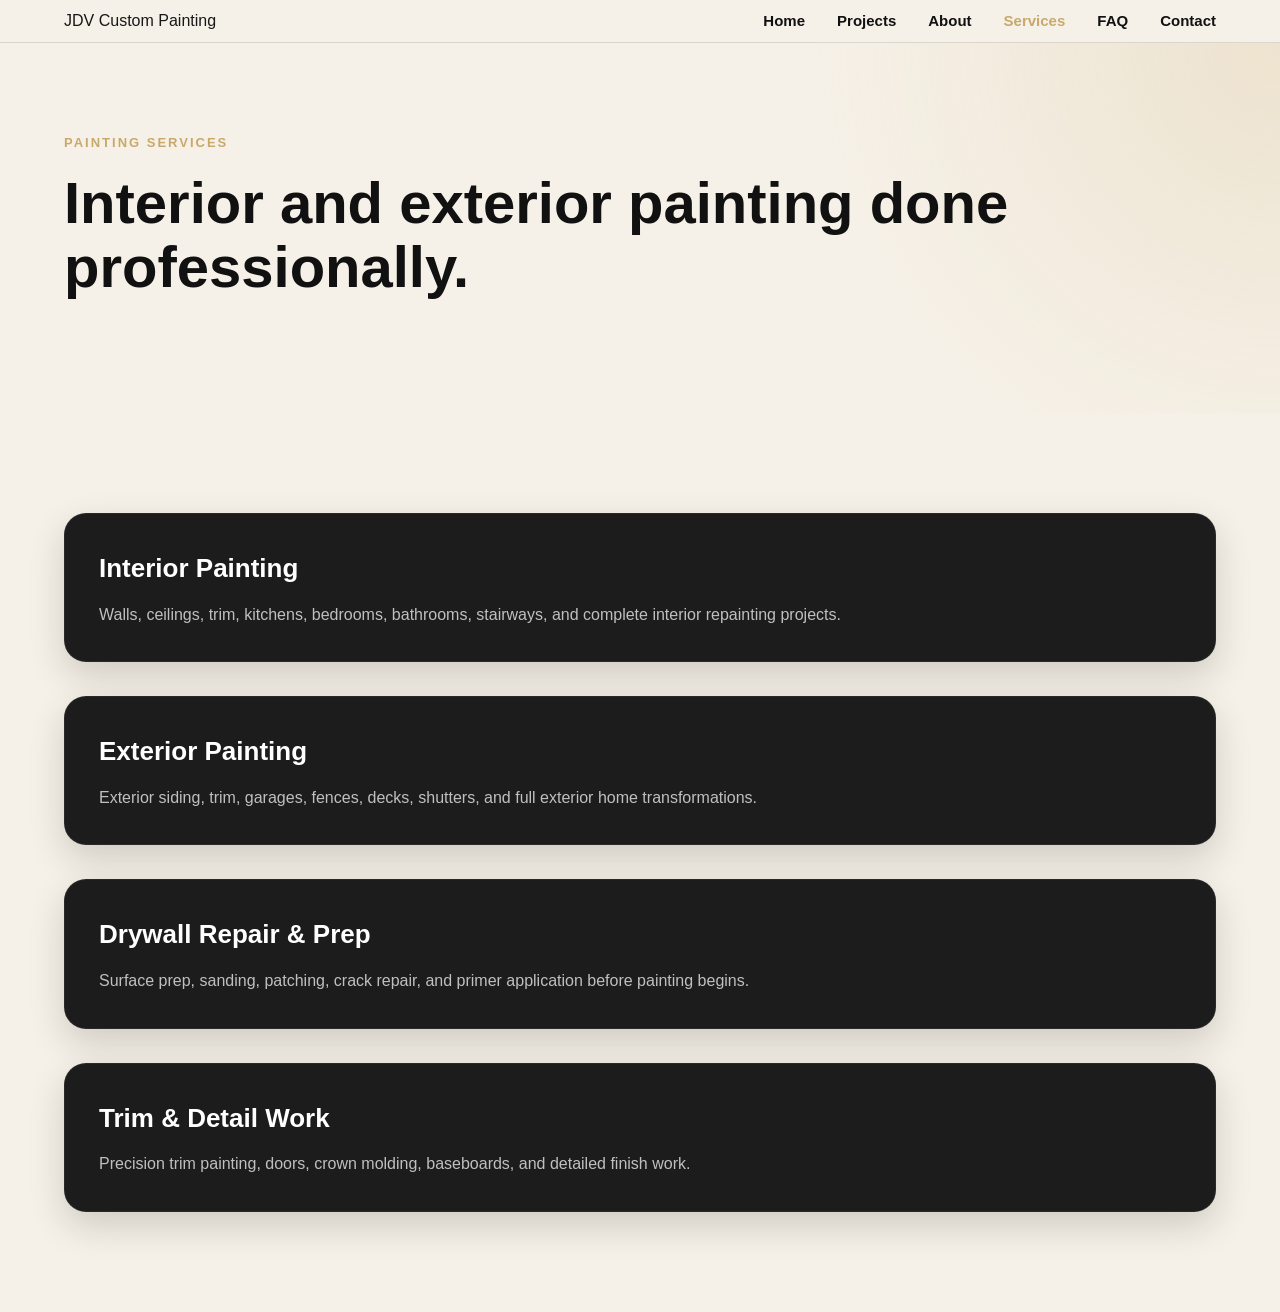
<file: services.html>
<!DOCTYPE html>
<html lang="en">

<head>

  <meta charset="UTF-8" />

  <meta name="viewport" content="width=device-width, initial-scale=1.0" />

  <title>Services | JDV Custom Painting</title>

  <link rel="stylesheet" href="assets/style.css" />

</head>

<body>

  <header class="topbar">

    <div class="wrap nav">

      <a class="brand" href="index.html">

        <span class="brand-mark">JDV</span>

        <span>Custom Painting</span>

      </a>

      <nav class="links">

        <a href="index.html">Home</a>

        <a href="projects.html">Projects</a>

        <a href="about.html">About</a>

        <a class="active" href="services.html">Services</a>

        <a href="faq.html">FAQ</a>

        <a href="contact.html">Contact</a>

      </nav>

    </div>

  </header>

  <main>

    <section class="hero">

      <div class="wrap">

        <div class="eyebrow">
          Painting Services
        </div>

        <h1 class="h1">
          Interior and exterior painting done professionally.
        </h1>

      </div>

    </section>

    <section class="section">

      <div class="wrap service-list">

        <div class="service-item">

          <h3>Interior Painting</h3>

          <p class="muted">
            Walls, ceilings, trim, kitchens, bedrooms, bathrooms, stairways, and complete interior repainting projects.
          </p>

        </div>

        <div class="service-item">

          <h3>Exterior Painting</h3>

          <p class="muted">
            Exterior siding, trim, garages, fences, decks, shutters, and full exterior home transformations.
          </p>

        </div>

        <div class="service-item">

          <h3>Drywall Repair & Prep</h3>

          <p class="muted">
            Surface prep, sanding, patching, crack repair, and primer application before painting begins.
          </p>

        </div>

        <div class="service-item">

          <h3>Trim & Detail Work</h3>

          <p class="muted">
            Precision trim painting, doors, crown molding, baseboards, and detailed finish work.
          </p>

        </div>

      </div>

    </section>

  </main>

</body>

</html>
</file>
<file: assets/style.css>
* {
  margin: 0;
  padding: 0;
  box-sizing: border-box;
}

:root {
  --black: #111111;
  --dark: #171717;
  --charcoal: #1c1c1c;
  --cream: #f6f1e8;
  --cream-light: #fbf7ef;
  --white: #ffffff;
  --gold: #c8a96b;
  --text: #171717;
  --muted: #625f58;
  --border: rgba(17, 17, 17, 0.12);
}

body {
  font-family: 'Inter', sans-serif;
  color: var(--text);
  background: var(--cream-light);
  line-height: 1.6;
}

a {
  text-decoration: none;
  color: inherit;
}

img {
  max-width: 100%;
  display: block;
}

.wrap {
  width: 90%;
  max-width: 1200px;
  margin: auto;
}

/* HEADER */

.topbar {
  position: sticky;
  top: 0;
  z-index: 1000;
  background: rgba(246, 241, 232, 0.96);
  border-bottom: 1px solid var(--border);
  backdrop-filter: blur(10px);
}

.nav {
  display: flex;
  align-items: center;
  justify-content: space-between;
  padding: 8px 0;
}

.brand-with-logo {
  display: flex;
  align-items: center;
}

.header-logo {
  width: 92px;
  height: auto;
  object-fit: contain;
}

.links {
  display: flex;
  gap: 32px;
}

.links a {
  font-size: 15px;
  font-weight: 700;
  color: var(--black);
  transition: 0.2s ease;
}

.links a:hover,
.links a.active {
  color: var(--gold);
}

/* HERO */

.hero {
  padding: 90px 0;
  background:
    radial-gradient(circle at top right, rgba(200, 169, 107, 0.20), transparent 35%),
    var(--cream);
}

.hero-grid {
  display: grid;
  grid-template-columns: 1fr 1.05fr;
  gap: 70px;
  align-items: center;
}

.hero-image-frame {
  width: 100%;
  border-radius: 26px;
  overflow: hidden;
  background: var(--cream-light);
  box-shadow: 0 24px 70px rgba(0, 0, 0, 0.18);
}

.hero-image {
  width: 100%;
  height: auto;
  object-fit: contain;
  border-radius: 26px;
}

.eyebrow,
.kicker {
  color: var(--gold);
  font-size: 13px;
  font-weight: 800;
  letter-spacing: 2px;
  text-transform: uppercase;
  margin-bottom: 18px;
}

.h1 {
  font-size: 58px;
  line-height: 1.1;
  font-weight: 900;
  margin-bottom: 24px;
  color: var(--black);
}

.lead {
  font-size: 18px;
  color: var(--muted);
  margin-bottom: 34px;
}

.muted {
  color: var(--muted);
}

/* BUTTONS */

.actions {
  display: flex;
  gap: 16px;
  flex-wrap: wrap;
}

.btn {
  display: inline-flex;
  align-items: center;
  justify-content: center;
  padding: 14px 28px;
  border-radius: 999px;
  border: 1px solid var(--border);
  font-size: 15px;
  font-weight: 800;
  transition: 0.2s ease;
  background: var(--white);
  cursor: pointer;
  line-height: 1.2;
  white-space: nowrap;
}

.btn:hover {
  transform: translateY(-2px);
}

.btn.dark {
  background: var(--black);
  color: var(--white);
  border-color: var(--black);
}

.btn.gold {
  background: var(--gold);
  color: var(--black);
  border-color: var(--gold);
}

/* SECTIONS */

.section {
  padding: 100px 0;
  background: var(--cream-light);
}

.section:nth-of-type(even) {
  background: var(--cream);
}

.dark {
  background: var(--dark) !important;
  color: var(--white);
}

.dark .section-title,
.dark h2,
.dark h3 {
  color: var(--white);
}

.dark .muted {
  color: rgba(255, 255, 255, 0.75);
}

.section-title {
  font-size: 42px;
  line-height: 1.15;
  margin-bottom: 20px;
  font-weight: 900;
  color: var(--black);
}

/* CARDS */

.cards {
  display: grid;
  grid-template-columns: repeat(3, 1fr);
  gap: 30px;
  margin-top: 50px;
}

.card {
  padding: 36px;
  border-radius: 24px;
  background: var(--charcoal);
  border: 1px solid rgba(255, 255, 255, 0.06);
  box-shadow: 0 16px 45px rgba(0, 0, 0, 0.18);
}

.card h3 {
  margin-bottom: 16px;
  font-size: 22px;
  color: var(--white);
}

.card p {
  color: rgba(255, 255, 255, 0.72);
}

/* SPLIT */

.split {
  display: grid;
  grid-template-columns: 1fr 1fr;
  gap: 70px;
  align-items: center;
}

.rounded-image {
  width: 100%;
  border-radius: 24px;
  box-shadow: 0 22px 60px rgba(0, 0, 0, 0.18);
}

/* FEATURED PROJECT */

.featured-project-section {
  overflow: hidden;
}

.featured-project-grid {
  align-items: center;
}

.featured-project-button {
  margin-top: 32px;
  position: relative;
  z-index: 2;
}

/* SERVICES AND FAQ BOXES */

.service-list {
  display: flex;
  flex-direction: column;
  gap: 34px;
}

.service-item {
  padding: 34px;
  border-radius: 22px;
  border: 1px solid rgba(255, 255, 255, 0.06);
  background: var(--charcoal);
  box-shadow: 0 14px 36px rgba(0, 0, 0, 0.16);
}

.service-item h3 {
  font-size: 26px;
  margin-bottom: 12px;
  color: var(--white);
}

.service-item p,
.service-item .muted {
  color: rgba(255, 255, 255, 0.72);
}

.faq-item {
  background: var(--charcoal);
  border: 1px solid rgba(255, 255, 255, 0.06);
  border-radius: 22px;
  padding: 34px;
  box-shadow: 0 14px 36px rgba(0, 0, 0, 0.16);
}

.faq-item h3 {
  color: var(--white);
  margin-bottom: 14px;
}

.faq-item p {
  color: rgba(255, 255, 255, 0.72);
}

/* PROJECT PAGE */

.project-hero {
  padding-bottom: 80px;
}

.projects-section {
  background: var(--cream-light);
}

.project-block {
  padding: 70px 0;
  border-bottom: 1px solid var(--border);
}

.project-block:last-child {
  border-bottom: none;
}

.project-heading-clean {
  max-width: 860px;
  margin-bottom: 45px;
}

.project-heading-clean .section-title {
  max-width: 100%;
  margin-bottom: 18px;
}

.project-description {
  max-width: 760px;
  font-size: 16px;
}

.project-gallery {
  display: grid;
  grid-template-columns: repeat(3, 1fr);
  gap: 22px;
  margin-top: 34px;
}

.project-gallery img {
  width: 100%;
  height: 280px;
  object-fit: cover;
  border-radius: 22px;
  box-shadow: 0 16px 45px rgba(0, 0, 0, 0.10);
}

.elgin-gallery {
  display: grid;
  grid-template-columns: repeat(2, 1fr);
  gap: 22px;
  max-width: 760px;
  margin-top: 34px;
}

.elgin-gallery img {
  width: 100%;
  height: 280px;
  object-fit: cover;
  border-radius: 22px;
  box-shadow: 0 16px 45px rgba(0, 0, 0, 0.10);
}

/* CONTACT PAGE */

.contact-hero {
  padding: 80px 0;
}

.contact-hero-grid {
  display: grid;
  grid-template-columns: 0.9fr 1.1fr;
  gap: 70px;
  align-items: center;
}

.contact-image {
  width: 100%;
  height: 470px;
  object-fit: cover;
  border-radius: 26px;
  box-shadow: 0 24px 70px rgba(0, 0, 0, 0.18);
}

.contact-info-box {
  display: grid;
  grid-template-columns: 1fr 1fr;
  gap: 24px;
  margin-top: 26px;
}

.contact-info-box p {
  background: var(--white);
  border: 1px solid var(--border);
  border-radius: 20px;
  padding: 22px;
  color: var(--muted);
  box-shadow: 0 12px 34px rgba(0, 0, 0, 0.05);
}

.contact-info-box strong {
  color: var(--black);
}

.contact-section-grid {
  display: grid;
  grid-template-columns: 0.8fr 1.2fr;
  gap: 70px;
  align-items: start;
}

.contact-form {
  width: 100%;
  background: var(--white);
  padding: 42px;
  border-radius: 26px;
  border: 1px solid var(--border);
  box-shadow: 0 18px 55px rgba(0, 0, 0, 0.08);
}

.form-row {
  display: flex;
  flex-direction: column;
  gap: 8px;
  margin-bottom: 20px;
}

.form-row label {
  font-weight: 800;
  color: var(--black);
  font-size: 14px;
}

.form-row input,
.form-row textarea {
  width: 100%;
  padding: 15px 16px;
  border-radius: 14px;
  border: 1px solid var(--border);
  background: var(--cream-light);
  font-family: inherit;
  font-size: 15px;
  color: var(--black);
  outline: none;
}

.form-row input:focus,
.form-row textarea:focus {
  border-color: var(--gold);
  box-shadow: 0 0 0 3px rgba(200, 169, 107, 0.18);
}

.form-row textarea {
  min-height: 160px;
  resize: vertical;
}

.form-button {
  width: 100%;
}

/* CTA */

.center {
  text-align: center;
}

.center-actions {
  justify-content: center;
}

.small {
  max-width: 700px;
  margin-inline: auto;
}

/* FOOTER */

.footer {
  padding: 70px 0 30px;
  background: var(--black);
  color: var(--white);
}

.footer-grid {
  display: grid;
  grid-template-columns: repeat(3, 1fr);
  gap: 50px;
  margin-bottom: 40px;
}

.footer h3 {
  font-size: 24px;
  margin-bottom: 14px;
}

.footer h4 {
  margin-bottom: 14px;
  color: var(--gold);
}

.footer p,
.footer a {
  color: rgba(255, 255, 255, 0.78);
}

.footer a:hover {
  color: var(--gold);
}

.copyright {
  border-top: 1px solid rgba(255, 255, 255, 0.14);
  padding-top: 24px;
  color: rgba(255, 255, 255, 0.6);
  font-size: 14px;
}

/* RESPONSIVE */

@media (max-width: 900px) {

  .hero-grid,
  .split,
  .cards,
  .footer-grid,
  .project-gallery,
  .elgin-gallery,
  .contact-hero-grid,
  .contact-section-grid,
  .contact-info-box {
    grid-template-columns: 1fr;
  }

  .h1 {
    font-size: 42px;
  }

  .section-title {
    font-size: 34px;
  }

  .links {
    gap: 18px;
  }

  .contact-image {
    height: 420px;
  }

  .project-gallery img,
  .elgin-gallery img {
    height: 340px;
  }
}

@media (max-width: 640px) {

  .nav {
    flex-direction: column;
    gap: 16px;
  }

  .links {
    flex-wrap: wrap;
    justify-content: center;
  }

  .hero {
    padding: 70px 0;
  }

  .section {
    padding: 70px 0;
  }

  .h1 {
    font-size: 34px;
  }

  .header-logo {
    width: 85px;
  }

  .contact-image {
    height: 320px;
  }

  .project-gallery img,
  .elgin-gallery img {
    height: 280px;
  }

  .contact-form {
    padding: 26px;
  }
}
</file>
